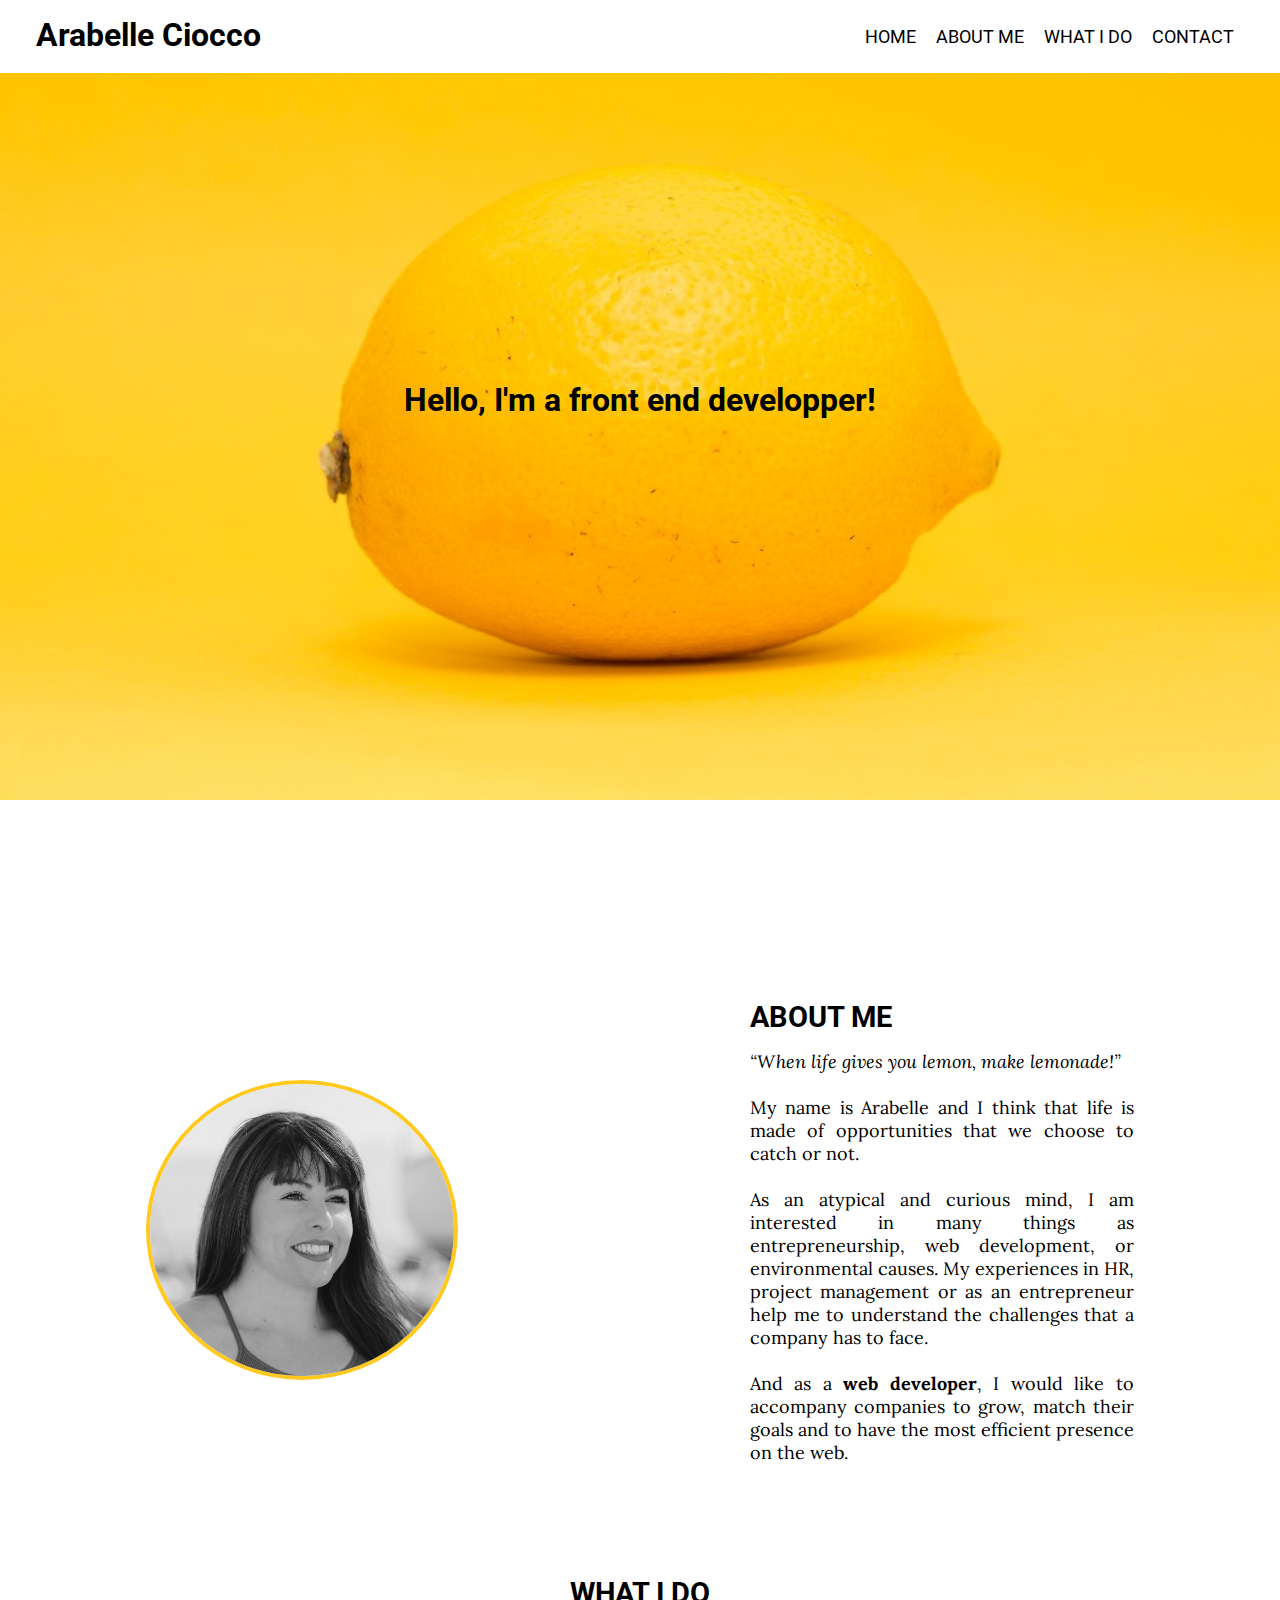
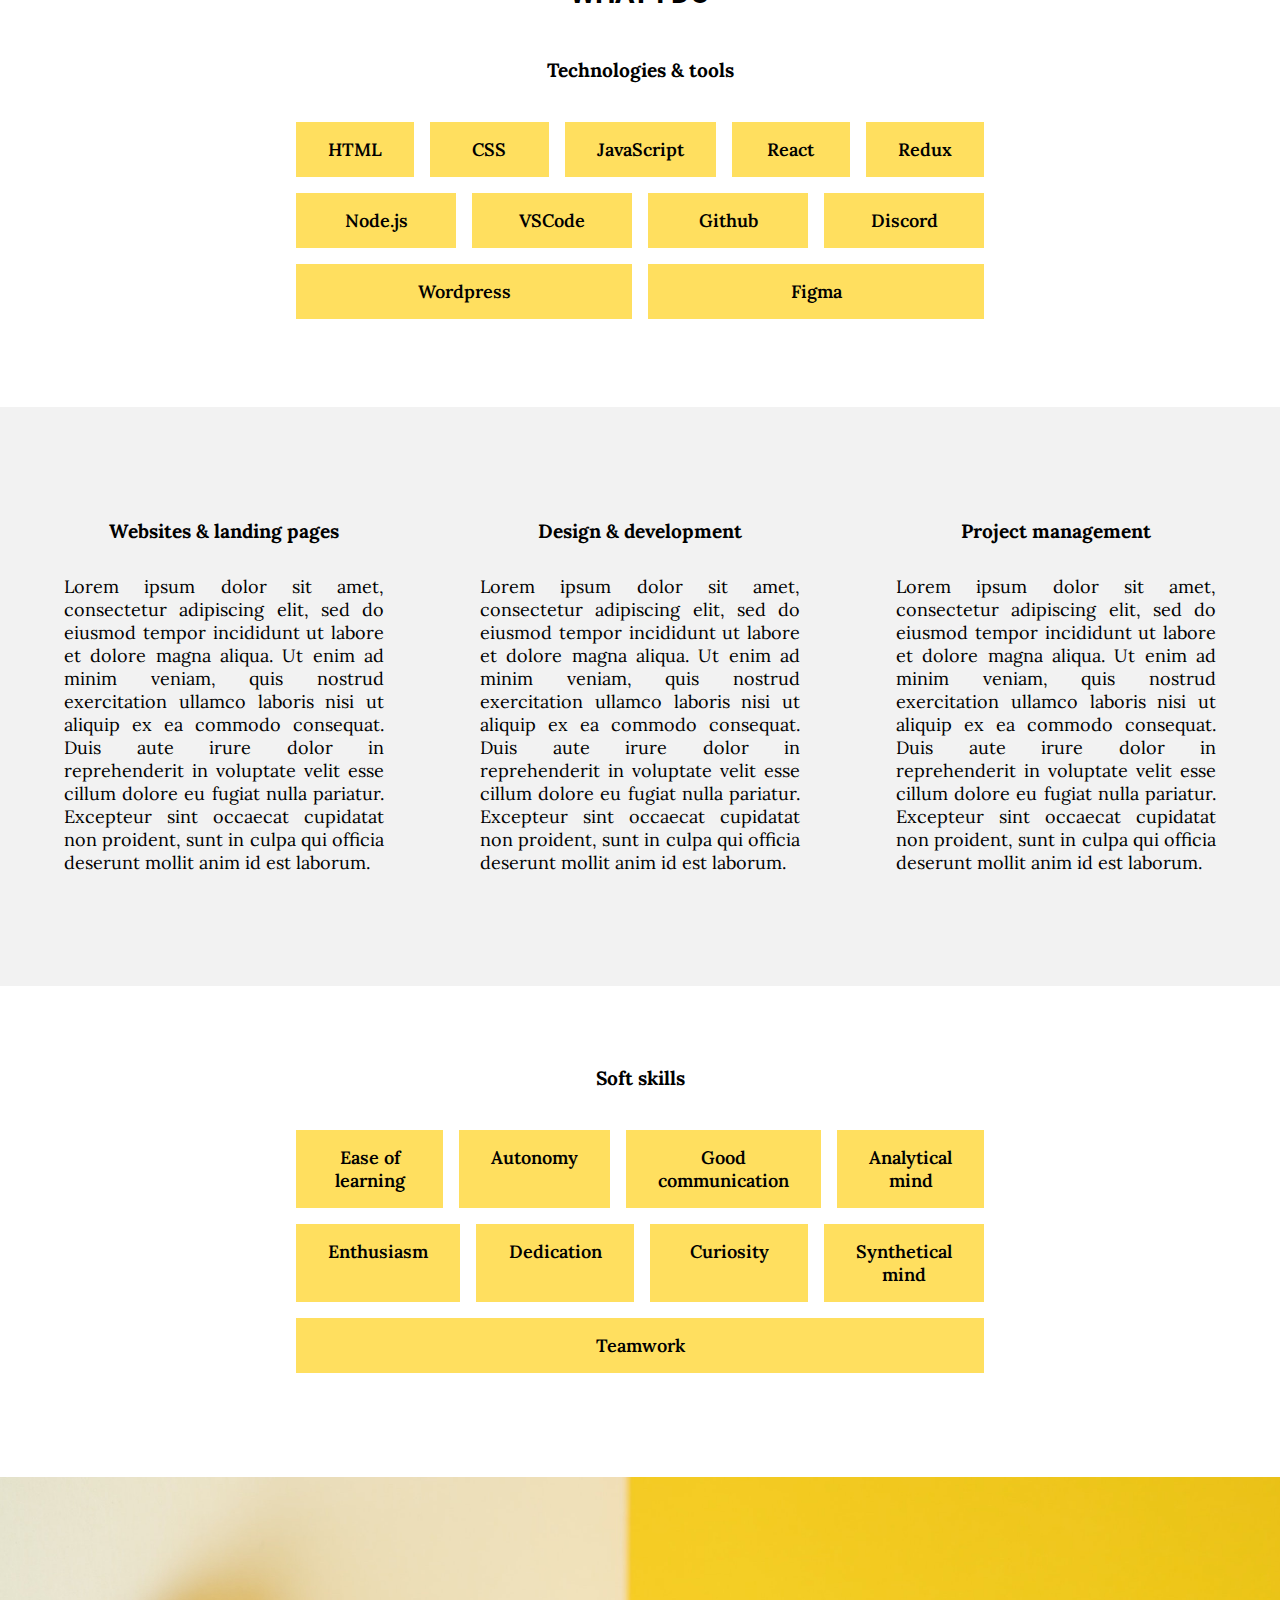
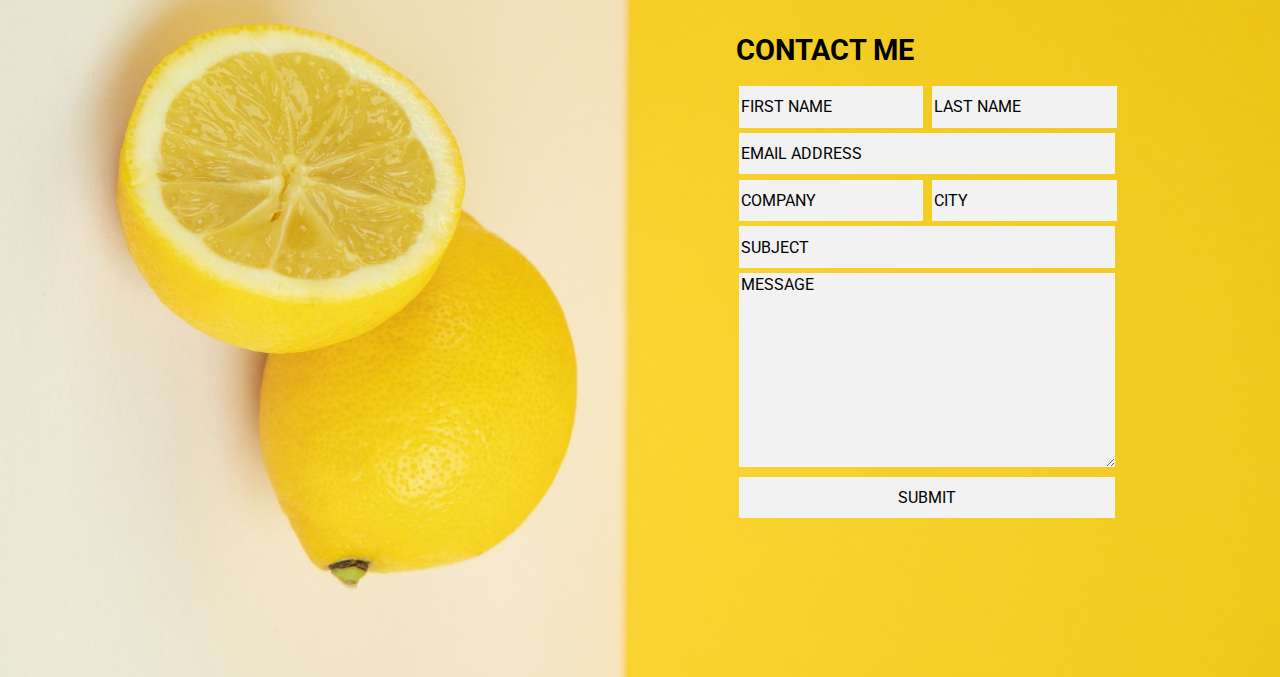
<file: index.html>
<!DOCTYPE html>
<html lang="en">
<head>
    <meta charset="UTF-8">
    <meta http-equiv="X-UA-Compatible" content="IE=edge">
    <meta name="viewport" content="width=device-width, initial-scale=1.0">

    <!--TITLE-->
    <title>TITRE</title>

    <!--META DESCRIPTION-->
    <meta name="description" content="Description du site internet">

    <!--ICON-->
    <link rel="icon" type="image/png" href="./resources/picto/lemon.png" />

    <!--FONTS-->
    <link href="https://fonts.googleapis.com/css2?family=Lora:wght@400;500&family=Roboto:wght@100;400;500;700&display=swap" rel="stylesheet">

    <!--CSS STYLESHEET-->
    <link href="./resources/index.css" rel="stylesheet" type="text/css"/>
</head>

<body>
    <!--NAVIGATION BAR-->
    <div class="header">
        <div class="logo">
            <h1>Arabelle Ciocco</h1>
        </div>

        <ul class="nav">
            <li><a href=“#home“>Home</a></li>
            <li><a href=“#aboutme“>About me</a></li>
            <li><a href=“#whatido“>What I do</a></li>
            <li><a href=“#“>Contact</a></li>
        </ul>
    </div>

    <!--BANNER-->
    <div class="banner" id="home">
        <h1>Hello, I'm a front end developper!</h1>
    </div>

    <!--INTRODUCTION-->
    <div class="introduction" id="aboutme">
        <figure class="profil">
            <img src="./resources/images/profil.jpg" alt="profil picture">
        </figure>

        <div class="presentation">
            <h2>About me</h2>
            <p id="quote">“When life gives you lemon, make lemonade!” 
                <br><br>
            </p>
            <p>
                My name is Arabelle and I think that life is made of opportunities that we choose to catch or not. <br><br>
                As an atypical and curious mind, I am interested in many things as entrepreneurship, web development, or environmental causes. 
                My experiences in HR, project management or as an entrepreneur help me to understand the challenges that a company has to face. <br><br>
                And as a <strong>web developer</strong>, I would like to accompany companies to grow, match their goals and to have the most efficient presence on the web.
            </p>                
    </div>

    <!--WHAT DO I DO-->
    <div class="whatido" id="whatido">
            <h2>What I do</h2>

                <!--TECHNOLOGIES & TOOLS-->
                <div class="techno-box">
                    <h3>Technologies & tools</h3>
                        <div class="technologies">
                            <div class="techno"><p>HTML</p></div><div class="techno"><p>CSS</p></div><div class="techno"><p>JavaScript</p></div>
                            <div class="techno"><p>React</p></div><div class="techno"><p>Redux</p></div><div class="techno"><p>Node.js</p></div>
                            <div class="techno"><p>VSCode</p></div><div class="techno"><p>Github</p></div><div class="techno"><p>Discord</p></div>
                            <div class="techno"><p>Wordpress</p></div><div class="techno"><p>Figma</p></div>
                        </div>
                </div>

                <!--SKILLS-->
                <div class="skills-box">
                    <div class="skill">
                        <h3>Websites & landing pages</h3>
                        <p>Lorem ipsum dolor sit amet, consectetur adipiscing elit, sed do eiusmod tempor incididunt ut labore et dolore magna aliqua. 
                            Ut enim ad minim veniam, quis nostrud exercitation ullamco laboris nisi ut aliquip ex ea commodo consequat. 
                            Duis aute irure dolor in reprehenderit in voluptate velit esse cillum dolore eu fugiat nulla pariatur. 
                            Excepteur sint occaecat cupidatat non proident, sunt in culpa qui officia deserunt mollit anim id est laborum.</p>
                    </div>
                    
                    <div class="skill">
                        <h3>Design & development</h3>
                        <p>Lorem ipsum dolor sit amet, consectetur adipiscing elit, sed do eiusmod tempor incididunt ut labore et dolore magna aliqua. 
                            Ut enim ad minim veniam, quis nostrud exercitation ullamco laboris nisi ut aliquip ex ea commodo consequat. 
                            Duis aute irure dolor in reprehenderit in voluptate velit esse cillum dolore eu fugiat nulla pariatur. 
                            Excepteur sint occaecat cupidatat non proident, sunt in culpa qui officia deserunt mollit anim id est laborum.</p>
                    </div>

                    <div class="skill">
                        <h3>Project management</h3>
                        <p>Lorem ipsum dolor sit amet, consectetur adipiscing elit, sed do eiusmod tempor incididunt ut labore et dolore magna aliqua. 
                            Ut enim ad minim veniam, quis nostrud exercitation ullamco laboris nisi ut aliquip ex ea commodo consequat. 
                            Duis aute irure dolor in reprehenderit in voluptate velit esse cillum dolore eu fugiat nulla pariatur. 
                            Excepteur sint occaecat cupidatat non proident, sunt in culpa qui officia deserunt mollit anim id est laborum.</p>
                    </div>
                </div>

                <!--SOFT SKILLS-->
                <div class="softskills-box">
                    <h3>Soft skills</h3>
                        <div class="softskills">
                            <div class="soft"><p>Ease of learning</p></div><div class="soft"><p>Autonomy</p></div><div class="soft double"><p>Good communication</p></div>
                            <div class="soft double"><p>Analytical mind</p></div><div class="soft"><p>Enthusiasm</p></div><div class="soft"><p>Dedication</p></div>
                            <div class="soft"><p>Curiosity</p></div><div class="soft double"><p>Synthetical mind</p></div><div class="soft"><p>Teamwork</p></div>
                        </div>
                </div>
    </div>


    
    <!--CONTACT-->

    <div class="form-box">
        <div class="form">
            <div class="contact-line">
                <h2>Contact me</h2>
            </div>

            <div class="contact-line">
                <input type="text" id="firstname" name="firstname" value="first name" required>
                <input type="text" id="lastname" name="lastname" value="last name" required>
            </div>

            <div class="contact-line">
                <input type="text" id="email" name="email" value="email address" required>
            </div>

            <div class="contact-line">
                <input type="text" id="company" name="company" value="company" required>
                <input type="text" id="city" name="city" value="city" required>
            </div>

            <div class="contact-line">
                <input type="text" id="subject" name="subject" value="subject" required>
            </div>

            <div class="contact-line">
                <textarea id="message" name="message" cols="40" rows="10">Message</textarea>
            </div>

            <div class="contact-line">
                <input type="submit" value="submit" id="submit">
            </div>

        </div>

    </div>

    <!-- SKILLS
    <div class="skills">
        <div class="skill">
            <img class="picto" src="./resources/picto/lemon.png" alt="picto">
            <h2>Développement web</h2>
            <p>Lorem ipsum dolor sit amet. Ea expedita internos et accusamus corporis ut dolorem quaerat sed internos possimus</p>
            <img class="picto" src="./resources/picto/lemon.png" alt="picto">
        </div>

        <div class="skill">
            <img class="picto" src="./resources/picto/lemon.png" alt="picto">
            <h2>Rédaction SEO</h2>
            <p>Lorem ipsum dolor sit amet. Ea expedita internos et accusamus corporis ut dolorem quaerat sed internos possimus</p>
            <img class="picto" src="./resources/picto/lemon.png" alt="picto">
        </div>

        <div class="skill">
            <img class="picto" src="./resources/picto/lemon.png" alt="picto">
            <h2>Gestion de projets</h2>
            <p>Lorem ipsum dolor sit amet. Ea expedita internos et accusamus corporis ut dolorem quaerat sed internos possimus</p>
            <img class="picto" src="./resources/picto/lemon.png" alt="picto">
        </div>
    </div> 
    -->

     <!--PORTFOLIO-->
    <!--
    <div class="portfolio">
        <h2>My work</h2>

        <div class="work">
            <div class="work-text">
            <h3>Lily Puce Jewelry</h3>
            <p>Lorem ipsum dolor sit amet, consectetur adipiscing elit, sed do eiusmod tempor incididunt ut labore et dolore magna aliqua. 
                Ut enim ad minim veniam, quis nostrud exercitation ullamco laboris nisi ut aliquip ex ea commodo consequat. 
                Duis aute irure dolor in reprehenderit in voluptate velit esse cillum dolore eu fugiat nulla pariatur. </p>
            </div>
            <img src="./resources/images/Lily Puce.png" alt="Printscreen of Lily Puce Jewelry website">
        </div>
    </div>
    -->

<script src="/resources/main.js"></script>
</body>
</html>
</file>
<file: resources/index.css>
/* ---------------------------------------------
1 - GLOBAL STYLES
2 - TEXT STYLING
3 - NAVIGATION - LINKS & BUTTONS
4 - BANNER
5 - PRESENTATION
6 - WHAT DO I DO - TECHNO
7 - WHAT DO I DO - SKILLS
8 - WHAT DO I DO - SOFT SKILLS
9 - CONTACT FORM


9 - PORTFOLIO 
6 - SKILLS
---------------------------------------------- */


/* 1 - GLOBAL STYLES */

* {
    box-sizing: border-box;
    margin: 0;
}

html {
    font-size: 16px;
}



/* 2 - TEXT STYLING */

h1 {
    font-family: Roboto, sans-serif;
    font-weight: 700;
    font-size: 2rem;
}

h2 {
    font-family: Roboto, sans-serif;
    font-weight: 700;
    text-transform: uppercase;
    margin-bottom: 1rem;
    font-size: 1.8rem;
}

h3 {
    font-family: Lora, serif;
    font-size: 1.2rem;
}

p {
    font-family: Lora, serif;
    font-weight: 400;
    font-size: 18px;
}


/* 3 - NAVIGATION - LINKS & BUTTONS */

.header {
    display: flex;
    justify-content: space-between;
    padding: 1rem;
    position: fixed;
    z-index: 100;
    background-color: white;
    width: 100%;
}

.logo {
    margin-left: 20px;
}

.nav {
    display:flex;
    margin-right: 20px;
}

.nav li {
    list-style-type: none;
    padding: 10px;
    text-transform: uppercase;
    font-family: Roboto;
}

a {
    text-decoration:none;
    font-family: Roboto, sans-serif;
    font-size: 18px;
    color: black;
}

@media only screen and (max-width: 750px) {
    .nav li {
        display:none;
    }
    .logo {
        width: 30%;
    }
}


/* 4 - BANNER */

.banner {
    background-image: url(./images/lemon5.jpg);
    background-repeat: no-repeat;
    background-size: cover;
    background-position: center;
    height: 700px;
    display: flex;
    justify-content: center;
    align-items: center;
    width:100%;
    padding: 400px 0px;
}

@media only screen and (max-width: 500px) {
    .banner h1 {
        width: 80%;
        text-align: center;
    }
}

/* 5 - PRESENTATION */

.profil img {
    height : 300px;
    border-radius: 50%;
    border: 4px solid #FFC91E;
}

.introduction {
    display:flex;
    justify-content: space-around;
    margin-top: 200px;
    align-items: center;
    flex-wrap: wrap;
}

.presentation {
    max-width: 500px;
    width: 30%;
    min-width: 200px;
}

.presentation p {
    text-align: justify;
}

#quote {
    font-style:italic;
}

@media only screen and (max-width:700px) {
    .introduction {
        flex-wrap: wrap;
    }

    .presentation {
        width: 90%;
        margin-top: 3rem;
        text-align: center;
    }
}

/* 6 - WHAT I DO - TECHNO */

.whatido {
    display: flexbox;
    justify-content: center;
    text-align: center;
    width: 100%;
    margin-top: 7rem;
}

.techno-box {
    display: flexbox;
    justify-content: center;
    margin-top: 3rem;
}

.technologies {
    display: flex;
    justify-content: space-between;
    flex-direction: row;
    align-items: stretch;
    padding: 2rem;
    width: 60%;
    flex-wrap: wrap;
    margin: auto;
}

.technologies > * {
    flex: 1;
}

.techno {
    padding: 1rem 2rem;
    margin: 0.5rem;
    background-color: #FFDF5F;
}

.techno p {
    font-weight: 600;
    vertical-align: middle;
}

@media only screen and (max-width: 600px) {
    .technologies {
        width: 95%;
    }
}

/* 7 - WHAT I DO - SKILLS */

.skills-box {
    display: flex;
    margin-top: 3rem;
    justify-content: space-evenly;
    background-color: #f2f2f2;
    padding-top: 5rem;
    padding-bottom: 5rem;
    flex-wrap: wrap;
}

.skill {
    display: flexbox;
    width: 25%;
    justify-content: space-evenly;
    margin: 3rem auto;
    min-width: 250px;
    flex-wrap: wrap;
    margin: 2rem;
}

.skill p {
    margin-top: 2rem;
    text-align: justify;
    justify-content: center;
}

@media only screen and (max-width:500px) {
    .skill {
        width: 80%
    }
}

/* 8 - WHAT I DO - SOFT SKILLS */

.softskills-box {
    display: flexbox;
    flex-direction: row;
    align-items: stretch;
    width: 100%;
    margin-top: 5rem;
    justify-content: center;
}

.softskills {
    display: flex;
    justify-content: space-between;
    flex-direction: row;
    align-items: stretch;
    padding: 2rem;
    width: 60%;
    flex-wrap: wrap;
    margin: auto;
}

.softskills > * {
    flex: 1;
}

        /* TO CHECK : HOW TO STRETCH ITEMS MORE THAN OTHERS */
.double > * {
    flex: 2;
}

.soft {
    padding: 1rem 2rem;
    margin: 0.5rem;
    background-color: #FFDF5F;
    vertical-align: middle;
}

.soft p {
    font-weight: 600;
    vertical-align: middle;
    margin: auto 0;
}

@media only screen and (max-width: 600px) {
    .softskills {
        width: 95%;
    }
}


/* 9 - CONTACT FORM */

.form-box {
    background-image: url(./images/lemon2.jpg);
    background-repeat: no-repeat;
    background-size: cover;
    background-position: center;
    height: 800px;
    display: flex;
    justify-content: center;
    align-items: center;
    width:100%;
    padding: 400px 0px;
    margin-top: 4rem;
}

.form {
    width: 30%;
    margin-left: 45%;
}

.contact-line {
    width: 100%;
}

input {
    background-color: #f2f2f2;
    padding-top: 0.7rem;
    padding-bottom: 0.7rem;
    width: 48%;
    margin: 0.7%;
    font-family: Roboto;
    text-transform: uppercase;
    border:none;
    font-weight: 400;
    font-size: 1rem;
}

#email,
#subject,
#submit {
    width: 98%;
}

textarea {
    background-color: #f2f2f2;
    width: 98%;
    margin: 0.7%;
    font-family: Roboto;
    text-transform: uppercase;
    border:none;
    font-weight: 400;
    font-size: 1rem;
}

@media only screen and (max-width:1100px) {
    input {
        background-color: #f2f2f2;
        padding-top: 0.7rem;
        padding-bottom: 0.7rem;
        width: 100%;
        margin: 0.5%
        font-family: Roboto;
        text-transform: uppercase;
        border:none;
        font-weight: 400;
    }
    
    #email,
    #subject,
    #submit {
        width: 100%;
    }
    
    textarea {
        background-color: #f2f2f2;
        width: 100%;
        margin: 0.5%;
        font-family: Roboto;
        text-transform: uppercase;
        border:none;
        font-weight: 400;
    }
}

@media only screen and (max-width:650px) {
    .form {
        width: 60%;
        margin: 0 auto;
    }
}

@media only screen and (max-width:400px) {
    .form {
        width: 80%;
        margin:0 auto;
    }
}

*/

/* 9 - PORTFOLIO */
/*
.portfolio {
    display: flexbox;
    justify-content: center;
    text-align: center;
    margin-top: 5rem;
}

.work {
    display: flex;
    justify-content: space-evenly;
    align-items: center;
    margin-top: 3rem;
}

.work-text {
    width: 30%;
    align-items: center;
}

.work-text p {
    margin-top: 2rem;
}

.portfolio img {
    width: 50%;
} 
*/

/* 6 - SKILLS */ 
/*
.skills {
    display: flex;
    flex-wrap: wrap;
    justify-content: space-evenly;
    margin-top: 200px;
    background-color: #FFC91E;
    padding: 100px 0px;
    margin: 1 rem;
}

.picto {
    height: 30px;
}

.skill {
    width: 400px;
    padding: 60px;
    text-align: center;
    border: 4px solid black;
    border-radius: 50%;
    margin: 1 rem;
}*/
</file>
